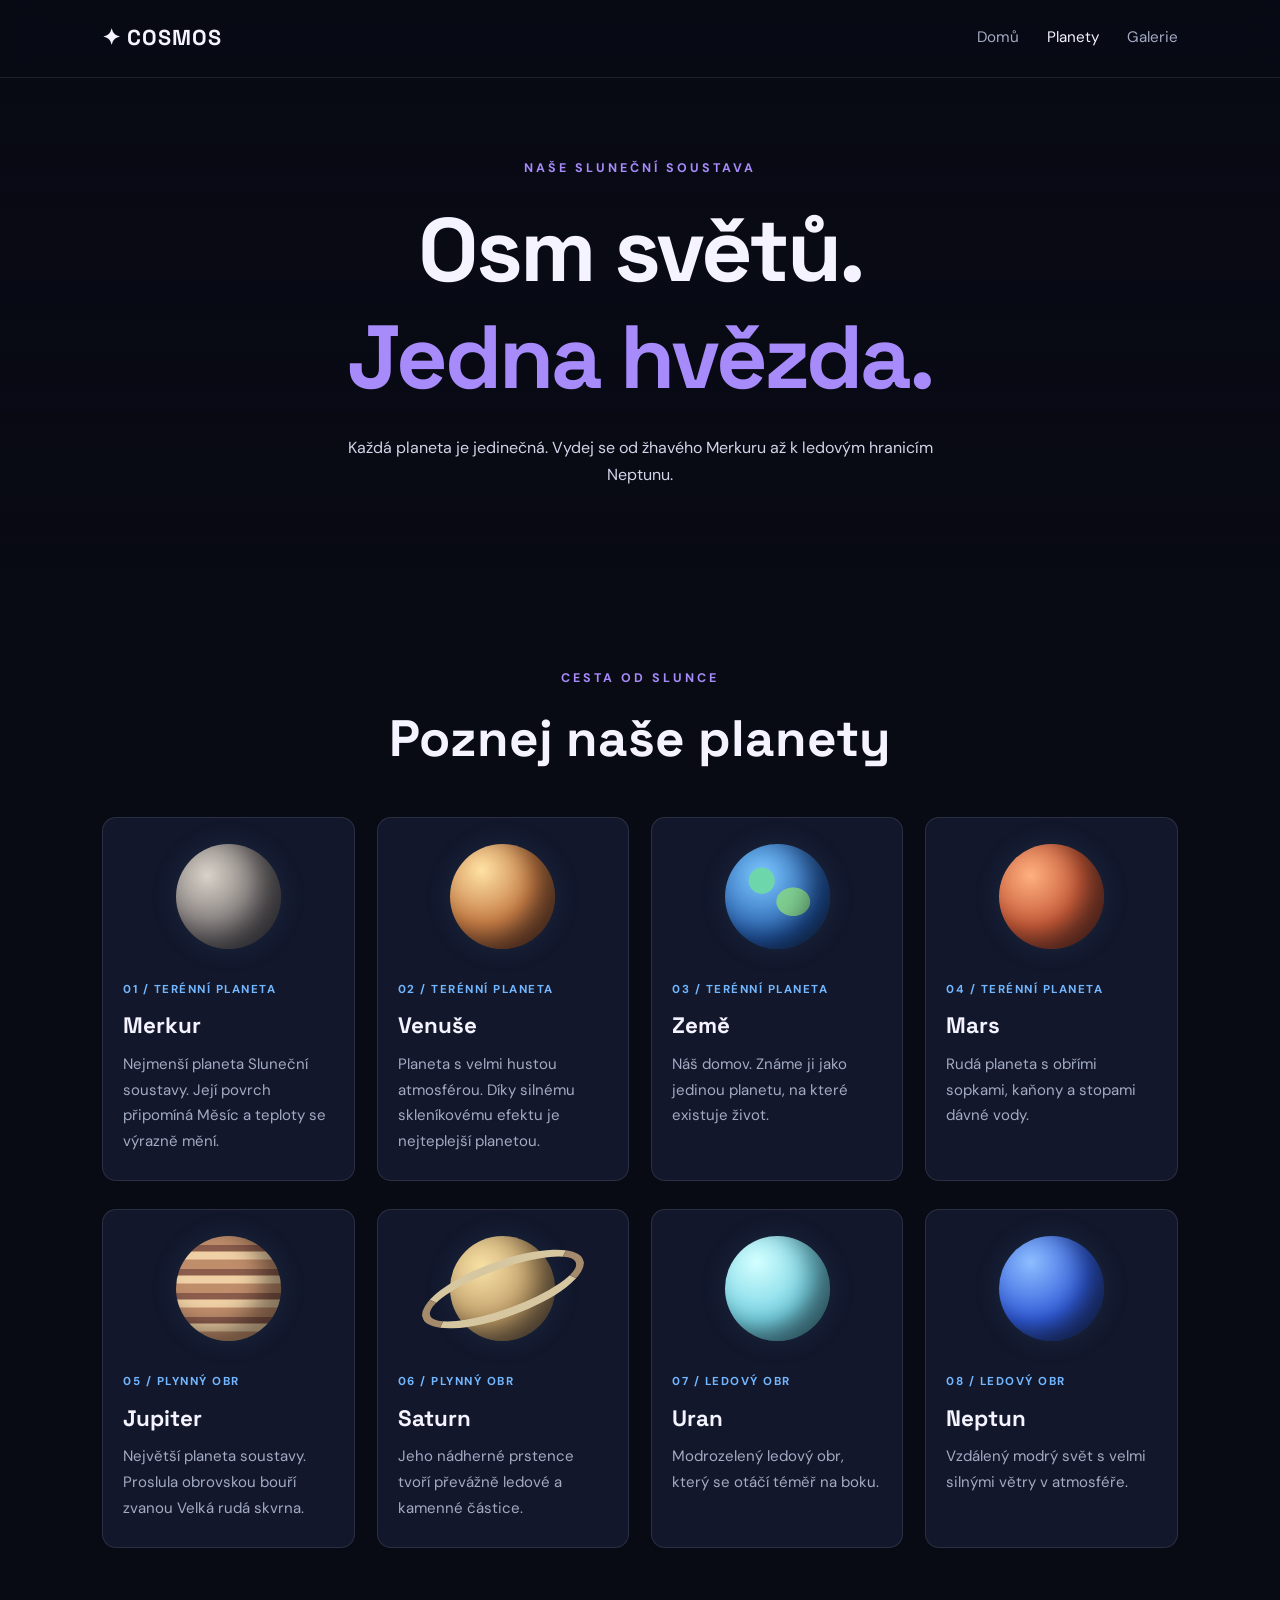
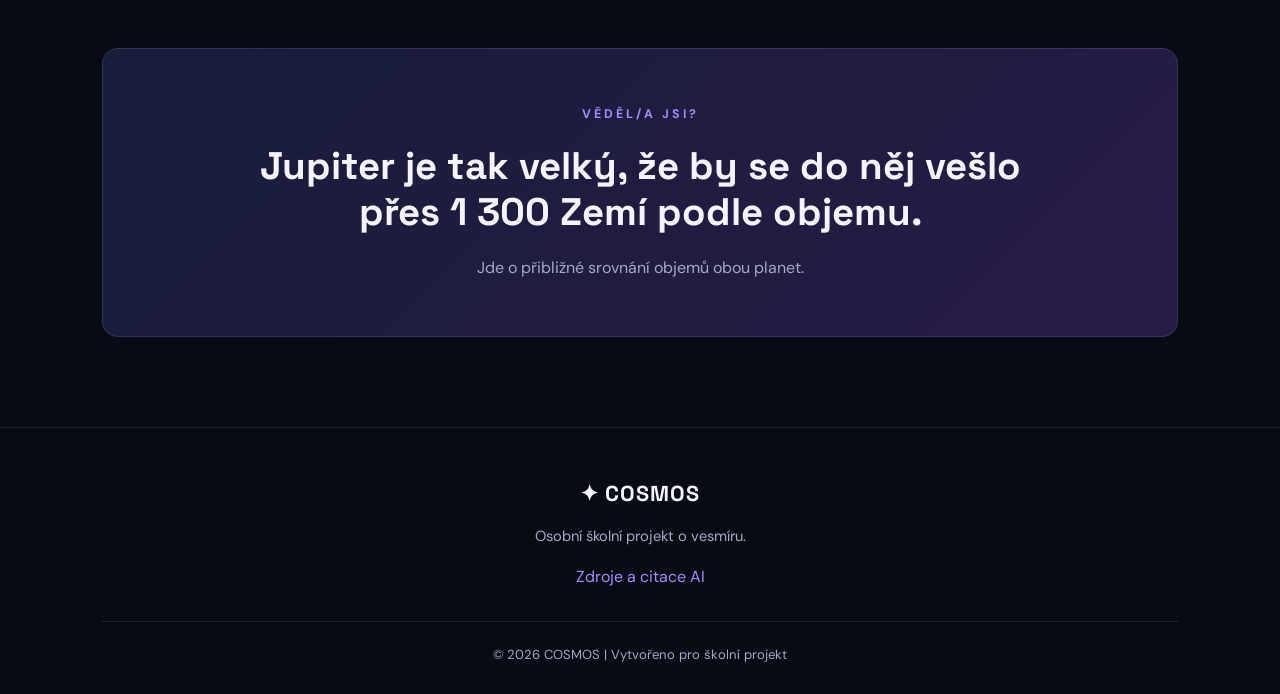
<file: planety.html>
<!DOCTYPE html>
<html lang="cs">
<head>
    <meta charset="UTF-8">
    <meta name="viewport" content="width=device-width, initial-scale=1.0">
    <meta name="description" content="Poznej osm planet Sluneční soustavy.">
    <title>Planety | COSMOS</title>
    <link rel="stylesheet" href="style.css">
</head>
<body>

    <header class="navbar">
        <a href="index.html" class="logo">✦ COSMOS</a>
        <nav>
            <a href="index.html">Domů</a>
            <a href="planety.html" class="active">Planety</a>
            <a href="galerie.html">Galerie</a>
        </nav>
    </header>

    <main>
        <section class="page-hero planets-hero">
            <p class="eyebrow">NAŠE SLUNEČNÍ SOUSTAVA</p>
            <h1>Osm světů.<br><span>Jedna hvězda.</span></h1>
            <p>Každá planeta je jedinečná. Vydej se od žhavého
               Merkuru až k ledovým hranicím Neptunu.</p>
        </section>

        <section class="section">
            <div class="section-heading">
                <p class="eyebrow">CESTA OD SLUNCE</p>
                <h2>Poznej naše planety</h2>
            </div>

            <div class="planet-grid">
                <article class="planet-card">
                    <div class="planet mercury"></div>
                    <span class="number">01 / TERÉNNÍ PLANETA</span>
                    <h3>Merkur</h3>
                    <p>Nejmenší planeta Sluneční soustavy.
                       Její povrch připomíná Měsíc a teploty
                       se výrazně mění.</p>
                </article>

                <article class="planet-card">
                    <div class="planet venus"></div>
                    <span class="number">02 / TERÉNNÍ PLANETA</span>
                    <h3>Venuše</h3>
                    <p>Planeta s velmi hustou atmosférou.
                       Díky silnému skleníkovému efektu
                       je nejteplejší planetou.</p>
                </article>

                <article class="planet-card">
                    <div class="planet earth"></div>
                    <span class="number">03 / TERÉNNÍ PLANETA</span>
                    <h3>Země</h3>
                    <p>Náš domov. Známe ji jako jedinou
                       planetu, na které existuje život.</p>
                </article>

                <article class="planet-card">
                    <div class="planet mars"></div>
                    <span class="number">04 / TERÉNNÍ PLANETA</span>
                    <h3>Mars</h3>
                    <p>Rudá planeta s obřími sopkami,
                       kaňony a stopami dávné vody.</p>
                </article>

                <article class="planet-card">
                    <div class="planet jupiter"></div>
                    <span class="number">05 / PLYNNÝ OBR</span>
                    <h3>Jupiter</h3>
                    <p>Největší planeta soustavy.
                       Proslula obrovskou bouří
                       zvanou Velká rudá skvrna.</p>
                </article>

                <article class="planet-card">
                    <div class="planet saturn"></div>
                    <span class="number">06 / PLYNNÝ OBR</span>
                    <h3>Saturn</h3>
                    <p>Jeho nádherné prstence tvoří
                       převážně ledové a kamenné částice.</p>
                </article>

                <article class="planet-card">
                    <div class="planet uranus"></div>
                    <span class="number">07 / LEDOVÝ OBR</span>
                    <h3>Uran</h3>
                    <p>Modrozelený ledový obr, který
                       se otáčí téměř na boku.</p>
                </article>

                <article class="planet-card">
                    <div class="planet neptune"></div>
                    <span class="number">08 / LEDOVÝ OBR</span>
                    <h3>Neptun</h3>
                    <p>Vzdálený modrý svět s velmi
                       silnými větry v atmosféře.</p>
                </article>
            </div>
        </section>

        <section class="fact-banner">
            <p class="eyebrow">VĚDĚL/A JSI?</p>
            <h2>Jupiter je tak velký, že by se do něj vešlo přes 1 300 Zemí podle objemu.</h2>
            <p>Jde o přibližné srovnání objemů obou planet.</p>
        </section>
    </main>

    <footer class="footer">
        <a href="index.html" class="logo">✦ COSMOS</a>
        <p>Osobní školní projekt o vesmíru.</p>
        <a href="galerie.html#zdroje">Zdroje a citace AI</a>
        <p class="copyright">© 2026 COSMOS | Vytvořeno pro školní projekt</p>
    </footer>

</body>
</html>
</file>
<file: style.css>
/* ==================================
   COSMOS - HLAVNI STYLY
   ================================== */

@import url('https://fonts.googleapis.com/css2?family=DM+Sans:wght@400;500;600;700&family=Space+Grotesk:wght@400;500;600;700&display=swap');

:root {
    --bg: #080a14;
    --bg-soft: #101426;
    --card: #12172b;
    --text: #f4f3ff;
    --muted: #a3abc4;
    --purple: #a78bfa;
    --blue: #72b7ff;
    --border: rgba(255, 255, 255, 0.10);
}

* {
    box-sizing: border-box;
    margin: 0;
    padding: 0;
}

html {
    scroll-behavior: smooth;
    scroll-padding-top: 90px;
}

body {
    background: var(--bg);
    color: var(--text);
    font-family: 'DM Sans', sans-serif;
    line-height: 1.7;
}

a {
    color: inherit;
    text-decoration: none;
}

img {
    display: block;
    width: 100%;
    object-fit: cover;
}

::selection {
    background: var(--purple);
    color: var(--bg);
}

/* NAVIGACE */

.navbar {
    position: sticky;
    top: 0;
    z-index: 10;
    display: flex;
    align-items: center;
    justify-content: space-between;
    gap: 24px;
    padding: 20px 8%;
    background: rgba(8, 10, 20, 0.90);
    border-bottom: 1px solid var(--border);
    backdrop-filter: blur(16px);
}

.logo {
    font-family: 'Space Grotesk', sans-serif;
    font-size: 1.35rem;
    font-weight: 700;
    letter-spacing: 1px;
    white-space: nowrap;
}

.logo:hover {
    color: var(--purple);
}

.navbar nav {
    display: flex;
    align-items: center;
    gap: 28px;
}

.navbar nav a {
    color: var(--muted);
    font-size: 0.95rem;
    transition: color 0.25s ease;
}

.navbar nav a:hover,
.navbar nav a.active {
    color: var(--text);
}

/* HLAVNI STRANKA */

.hero {
    min-height: 650px;
    display: flex;
    align-items: center;
    padding: 100px 10%;
    background:
        linear-gradient(90deg, rgba(8, 10, 20, 0.96) 0%,
        rgba(8, 10, 20, 0.72) 48%,
        rgba(8, 10, 20, 0.15) 100%),
        url('https://images.unsplash.com/photo-1462331940025-496dfbfc7564?auto=format&fit=crop&w=2000&q=90')
        center / cover no-repeat;
}

.hero-content {
    max-width: 680px;
}

.eyebrow {
    color: var(--purple);
    font-size: 0.78rem;
    font-weight: 700;
    letter-spacing: 3px;
    text-transform: uppercase;
    margin-bottom: 18px;
}

h1,
h2,
h3 {
    font-family: 'Space Grotesk', sans-serif;
    line-height: 1.2;
}

.hero h1,
.page-hero h1 {
    font-size: clamp(3rem, 7vw, 5.7rem);
    letter-spacing: -3px;
}

.hero h1 span,
.page-hero h1 span {
    color: var(--purple);
}

.hero-text {
    max-width: 530px;
    margin: 24px 0 32px;
    color: #d1d5e8;
    font-size: 1.08rem;
}

.button {
    display: inline-block;
    padding: 14px 24px;
    background: var(--purple);
    color: #111020;
    font-weight: 700;
    border-radius: 8px;
    transition: transform 0.25s ease, background 0.25s ease;
}

.button:hover {
    background: #c4b5fd;
    transform: translateY(-3px);
}

/* SEKCE A NADPISY */

.section {
    padding: 100px 8%;
}

.section-heading {
    max-width: 720px;
    margin: 0 auto 48px;
    text-align: center;
}

.section-heading h2 {
    font-size: clamp(2rem, 4vw, 3.2rem);
    margin-bottom: 16px;
}

.section-heading > p:last-child {
    color: var(--muted);
}

/* KARTY NA UVODNI STRANCE */

.cards {
    display: grid;
    grid-template-columns: repeat(3, minmax(0, 1fr));
    gap: 24px;
}

.card {
    overflow: hidden;
    background: var(--card);
    border: 1px solid var(--border);
    border-radius: 14px;
    transition: transform 0.3s ease, border-color 0.3s ease;
}

.card:hover {
    transform: translateY(-7px);
    border-color: rgba(167, 139, 250, 0.6);
}

.card img {
    height: 230px;
    transition: transform 0.4s ease;
}

.card:hover img {
    transform: scale(1.04);
}

.card-content {
    padding: 25px;
}

.number {
    color: var(--blue);
    font-size: 0.72rem;
    font-weight: 700;
    letter-spacing: 1.5px;
}

.card h3,
.planet-card h3 {
    font-size: 1.4rem;
    margin: 12px 0;
}

.card p,
.planet-card p {
    color: var(--muted);
    font-size: 0.94rem;
}

.text-link {
    display: inline-block;
    color: var(--purple);
    font-weight: 600;
    margin-top: 20px;
}

.text-link:hover {
    color: white;
}

/* CITAT */

.quote-section {
    padding: 90px 12%;
    text-align: center;
    background: linear-gradient(135deg, #11152b, #1c1635);
    border-top: 1px solid var(--border);
    border-bottom: 1px solid var(--border);
}

.quote-section h2 {
    max-width: 900px;
    margin: 0 auto 18px;
    font-size: clamp(1.8rem, 4vw, 3rem);
}

.quote-author {
    color: var(--muted);
}

/* PODSTRANKY */

.page-hero {
    min-height: 430px;
    display: flex;
    flex-direction: column;
    align-items: center;
    justify-content: center;
    padding: 80px 8%;
    text-align: center;
    background:
        linear-gradient(rgba(8, 10, 20, 0.72),
                        rgba(8, 10, 20, 0.95)),
        url('https://images.unsplash.com/photo-1462331940025-496dfbfc7564?auto=format&fit=crop&w=1800&q=85')
        center / cover no-repeat;
}

.page-hero h1 {
    margin-bottom: 22px;
}

.page-hero > p:last-child {
    max-width: 650px;
    color: #d1d5e8;
}

/* PLANETY */

.planet-grid {
    display: grid;
    grid-template-columns: repeat(4, minmax(0, 1fr));
    gap: 28px 22px;
}

.planet-card {
    padding: 26px 20px;
    background: var(--card);
    border: 1px solid var(--border);
    border-radius: 14px;
    transition: transform 0.3s ease;
}

.planet-card:hover {
    transform: translateY(-5px);
}

.planet {
    width: 105px;
    height: 105px;
    margin: 0 auto 25px;
    border-radius: 50%;
    box-shadow: inset -18px -12px 25px rgba(0, 0, 0, 0.45),
                0 0 30px rgba(114, 183, 255, 0.10);
}

.mercury {
    background: radial-gradient(circle at 30% 30%, #d9d2c8, #817b7b 50%, #393b48);
}

.venus {
    background: radial-gradient(circle at 30% 25%, #ffe2a5, #c77d45 50%, #5b3029);
}

.earth {
    background:
        radial-gradient(ellipse at 35% 35%, #6dd6aa 0 13%, transparent 14%),
        radial-gradient(ellipse at 65% 55%, #7fce91 0 17%, transparent 18%),
        radial-gradient(circle at 35% 30%, #7cc8ff, #2259aa 65%, #14274f);
}

.mars {
    background: radial-gradient(circle at 30% 30%, #ffb080, #c65a38 50%, #652d2d);
}

.jupiter {
    background: repeating-linear-gradient(
        0deg, #c18e6c 0 9px, #f0d0a5 10px 17px,
        #8c5d4d 18px 24px
    );
}

.saturn {
    background: radial-gradient(circle at 30% 30%, #f8e1a5, #bd9b67 55%, #594b45);
    position: relative;
}

.saturn::after {
    content: "";
    position: absolute;
    width: 155px;
    height: 40px;
    border: 8px solid #d7c7a1;
    border-left-color: #a58b6c;
    border-right-color: #a58b6c;
    border-radius: 50%;
    left: 50%;
    top: 50%;
    transform: translate(-50%, -50%) rotate(-20deg);
}

.uranus {
    background: radial-gradient(circle at 30% 25%, #d3ffff, #78d4e5 55%, #3c788e);
}

.neptune {
    background: radial-gradient(circle at 30% 25%, #8dbdff, #315cdb 55%, #18285d);
}

.fact-banner {
    margin: 0 8% 90px;
    padding: 55px;
    text-align: center;
    background: linear-gradient(135deg, #171d3a, #281b45);
    border: 1px solid var(--border);
    border-radius: 16px;
}

.fact-banner h2 {
    max-width: 800px;
    margin: 0 auto 18px;
    font-size: clamp(1.6rem, 3vw, 2.4rem);
}

.fact-banner > p:last-child {
    color: var(--muted);
}

/* GALERIE */

.gallery-grid {
    display: grid;
    grid-template-columns: repeat(2, minmax(0, 1fr));
    gap: 24px;
}

.gallery-item {
    position: relative;
    min-width: 0;
    overflow: hidden;
    border: 1px solid var(--border);
    border-radius: 14px;
    background: var(--card);
}

.gallery-item img {
    height: 300px;
    transition: transform 0.5s ease;
}

.gallery-item:hover img {
    transform: scale(1.06);
}

.gallery-large {
    grid-column: span 2;
}

.gallery-large img {
    height: 440px;
}

.gallery-item figcaption {
    display: flex;
    gap: 20px;
    align-items: flex-start;
    padding: 22px;
}

.gallery-item figcaption > span {
    color: var(--purple);
    font-weight: 700;
}

.gallery-item figcaption p {
    color: var(--muted);
    font-size: 0.9rem;
}

/* ZDROJE A CITACE */

.sources-section {
    padding: 80px 8% 100px;
    background: var(--bg-soft);
    border-top: 1px solid var(--border);
}

.source-card {
    max-width: 850px;
    margin: 0 auto 24px;
    padding: 32px;
    background: var(--card);
    border: 1px solid var(--border);
    border-radius: 14px;
}

.source-card h3 {
    font-size: 1.4rem;
    margin-bottom: 20px;
}

.source-card p {
    margin-bottom: 12px;
}

.source-list,
.prompt-list {
    padding-left: 24px;
}

.source-list li,
.prompt-list li {
    margin-bottom: 18px;
}

.source-list a {
    color: var(--purple);
    font-weight: 700;
    text-decoration: underline;
    text-underline-offset: 4px;
}

.source-list li p {
    margin: 5px 0 0;
    color: var(--muted);
}

.note {
    padding: 16px;
    margin-top: 22px;
    border-left: 3px solid var(--purple);
    background: rgba(167, 139, 250, 0.08);
    color: var(--muted);
}

/* PATICKA */

.footer {
    padding: 48px 8% 28px;
    text-align: center;
    border-top: 1px solid var(--border);
}

.footer > p {
    margin-top: 12px;
    color: var(--muted);
    font-size: 0.92rem;
}

.footer > a:not(.logo) {
    display: inline-block;
    margin-top: 14px;
    color: var(--purple);
}

.footer .copyright {
    margin-top: 30px;
    padding-top: 22px;
    border-top: 1px solid var(--border);
    font-size: 0.82rem;
}

/* MOBILNI TELEFONY A TABLETY */

@media (max-width: 1000px) {
    .cards {
        grid-template-columns: repeat(2, minmax(0, 1fr));
    }

    .planet-grid {
        grid-template-columns: repeat(2, minmax(0, 1fr));
    }
}

@media (max-width: 650px) {
    .navbar {
        flex-direction: column;
        padding: 16px 5%;
        gap: 12px;
    }

    .navbar nav {
        gap: 22px;
    }

    .navbar nav a {
        font-size: 0.9rem;
    }

    .hero {
        min-height: 570px;
        padding: 80px 7%;
        background-position: 60% center;
    }

    .hero h1,
    .page-hero h1 {
        letter-spacing: -1.5px;
    }

    .section {
        padding: 70px 6%;
    }

    .cards,
    .planet-grid,
    .gallery-grid {
        grid-template-columns: 1fr;
    }

    .gallery-large {
        grid-column: auto;
    }

    .gallery-large img,
    .gallery-item img {
        height: 260px;
    }

    .page-hero {
        min-height: 360px;
        padding: 60px 6%;
    }

    .fact-banner {
        margin: 0 6% 65px;
        padding: 32px 22px;
    }

    .sources-section {
        padding: 65px 6%;
    }

    .source-card {
        padding: 24px 20px;
    }

    .quote-section {
        padding: 65px 7%;
    }
}

/* OMEZENI ANIMACI PRO UZIVATELE, KTERI JE PREFERUJI VYPNUTE */

@media (prefers-reduced-motion: reduce) {
    *,
    *::before,
    *::after {
        scroll-behavior: auto !important;
        transition-duration: 0.01ms !important;
        animation-duration: 0.01ms !important;
    }
}
</file>
